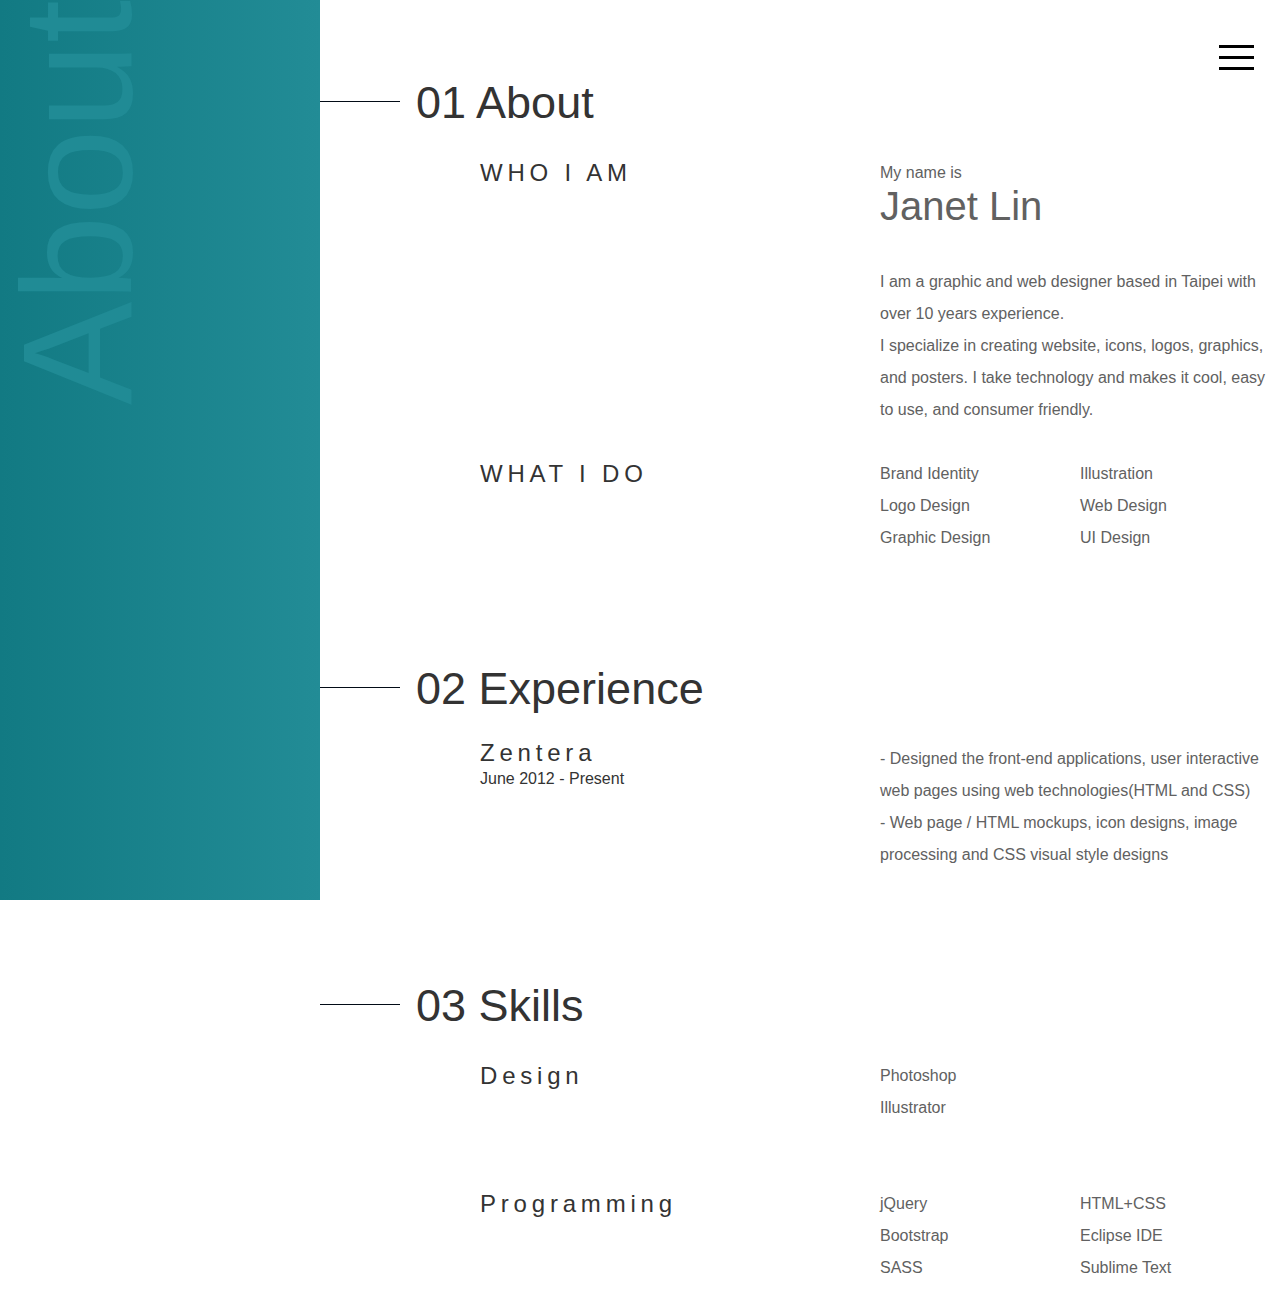
<file: about.html>
<!DOCTYPE html>
<html lang="en">

<head>
    <meta charset="utf-8">
    <meta http-equiv="X-UA-Compatible" content="IE=edge">
    <meta name="viewport" content="width=device-width, initial-scale=1">
    <meta name="description" content="">
    <meta name="author" content="">
    <title>test</title>
    <!-- Bootstrap Core CSS -->
    <link href="css/bootstrap.css" rel="stylesheet">
    <!-- Custom CSS -->
    <link href="css/stylish-portfolio.css" rel="stylesheet">
    <link href="css/common.css" rel="stylesheet">
    <!-- Custom Fonts -->
    <link href="css/font-awesome.min.css" rel="stylesheet" type="text/css">
    <link href="https://fonts.googleapis.com/css?family=Source+Sans+Pro:300,400,700,300italic,400italic,700italic" rel="stylesheet" type="text/css">
    <!-- jQuery -->
    <script src="js/jquery.js"></script>
    <!-- Bootstrap Core JavaScript -->
    <script src="js/bootstrap.min.js"></script>
    <!-- HTML5 Shim and Respond.js IE8 support of HTML5 elements and media queries -->
    <!-- WARNING: Respond.js doesn't work if you view the page via file:// -->
    <!--[if lt IE 9]>
        <script src="https://oss.maxcdn.com/libs/html5shiv/3.7.0/html5shiv.js"></script>
        <script src="https://oss.maxcdn.com/libs/respond.js/1.4.2/respond.min.js"></script>
    <![endif]-->
    <script>
    </script>
</head>

<body>
    <!-- Navigation -->
    <div class="buger-menu" id="toggle">
        <span class="top"></span>
        <span class="middle"></span>
        <span class="bottom"></span>
    </div>
    <div class="overlay" id="overlay">
        <nav class="overlay-menu">
            <ul>
                <li><a href="file:///D:/portfolio/janetlin/index.html">Home</a></li>
                <li><a href="#">About</a></li>
                <li><a href="#">Work</a></li>
                <li><a href="#">Contact</a></li>
            </ul>
        </nav>
    </div>
    <div class="about-side">
        <span class="rotate">About</span>
    </div>
    <div class="about-main-content">
        <div class="about-sections">
            <h2>01 About</h2>
            <div class="about-section">
                <div class="about-section-part">
                    <h3>WHO I AM</h3></div>
                <div class="about-section-part">
                    <div class="about-who-header">
                        <span>My name is</span>
                        <h1>Janet Lin</h1>
                    </div>
                    <p> I am a graphic and web designer based in Taipei with over 10 years experience.
                        <br> I specialize in creating website, icons, logos, graphics, and posters. I take technology and makes it cool, easy to use, and consumer friendly.</p>
                </div>
            </div>
            <div class="about-section">
                <div class="about-section-part">
                    <h3>WHAT I DO</h3></div>
                <div class="about-section-part">
                    <div class="about-what-header">
                        <span>Brand Identity</span><br>
                        <span>Logo Design</span><br>
                        <span>Graphic Design</span>
                    </div>
                    <div class="about-what-header">
                        <span>Illustration</span><br>
                        <span>Web Design</span><br>
                        <span>UI Design</span>
                    </div>
                </div>
            </div>
        </div>

        <div class="about-sections">
            <h2>02 Experience</h2>
           <div class="about-section">
                <div class="about-section-part">
                    <h3 class="company-title">Zentera</h3>
                    <span>June 2012 - Present</span>
                </div>
                <div class="about-section-part">
                    <div class="about-work-content">
                        <span>- Designed the front-end applications, user interactive web pages using web technologies(HTML and CSS)</span><br>
                        <span>- Web page / HTML mockups, icon designs, image processing and CSS visual style designs</span><br>
                    </div>
                </div>
            </div>
        </div>

        <div class="about-sections">
            <h2>03 Skills</h2>
           <div class="about-section">
                <div class="about-section-part">
                    <h3>Design</h3></div>
                <div class="about-section-part">
                    <div class="about-what-header">
                        <span>Photoshop</span><br>
                        <span>Illustrator</span><br>
                    </div>
                </div>
            </div>
            <div class="about-section">
                <div class="about-section-part">
                    <h3>Programming</h3></div>
                <div class="about-section-part">
                    <div class="about-what-header">
                        <span>jQuery</span><br>
                        <span>Bootstrap</span><br>
                        <span>SASS</span><br>
                    </div>
                    <div class="about-what-header">
                        <span>HTML+CSS</span><br>
                        <span>Eclipse IDE</span><br>
                        <span>Sublime Text</span>
                    </div>
                </div>
            </div>
        </div>

    </div>
    <!-- Custom Theme JavaScript -->
    <script>
    // Sidebar menu
    $('#toggle').click(function() {
        $(this).toggleClass('active');
        $('#overlay').toggleClass('open');
    });
    </script>
</body>

</html>
</file>
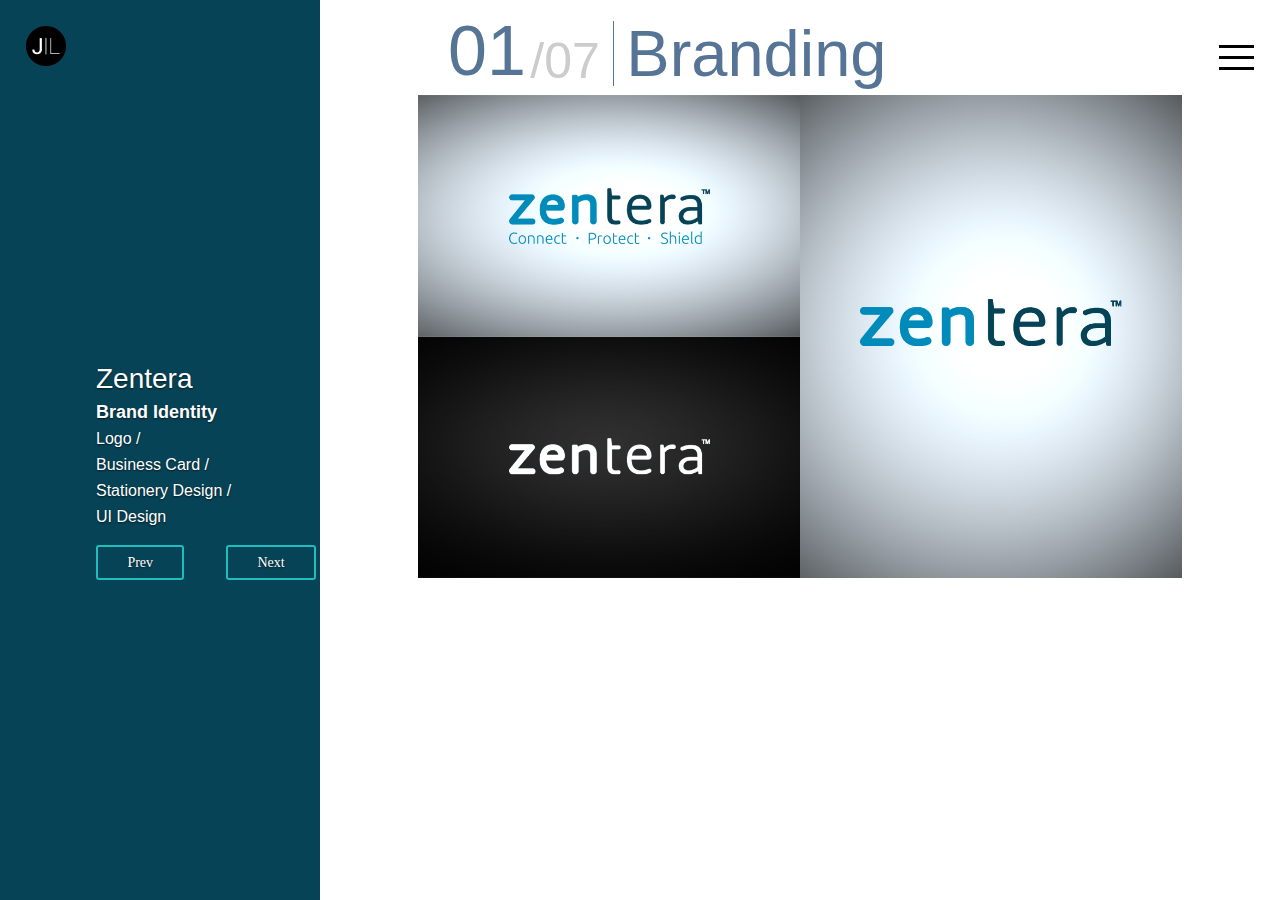
<file: zentera.html>
<!DOCTYPE html>
<html lang="en">

<head>
    <meta charset="utf-8">
    <meta http-equiv="X-UA-Compatible" content="IE=edge">
    <meta name="viewport" content="width=device-width, initial-scale=1">
    <meta name="description" content="">
    <meta name="author" content="">
    <title>Janet Lin</title>
    <!-- Bootstrap Core CSS -->
    <link href="css/bootstrap.css" rel="stylesheet">
    <!-- Custom CSS -->
    <link href="css/stylish-portfolio.css" rel="stylesheet">
    <link href="css/common.css" rel="stylesheet">
    <!-- Custom Fonts -->
    <link href="css/font-awesome.min.css" rel="stylesheet" type="text/css">
    <link href="https://fonts.googleapis.com/css?family=Source+Sans+Pro:300,400,700,300italic,400italic,700italic" rel="stylesheet" type="text/css">
    <!-- jQuery -->
    <script src="js/jquery.js"></script>
    <!-- Bootstrap Core JavaScript -->
    <script src="js/bootstrap.min.js"></script>
    <!-- HTML5 Shim and Respond.js IE8 support of HTML5 elements and media queries -->
    <!-- WARNING: Respond.js doesn't work if you view the page via file:// -->
    <!--[if lt IE 9]>
        <script src="https://oss.maxcdn.com/libs/html5shiv/3.7.0/html5shiv.js"></script>
        <script src="https://oss.maxcdn.com/libs/respond.js/1.4.2/respond.min.js"></script>
    <![endif]-->
    <script>
    $(document).ready(function() {
        $('.carousel').carousel({
            interval: false
        })
    });
    </script>
</head>

<body>
    <!-- Navigation -->
    <div class="buger-menu" id="toggle">
        <span class="top"></span>
        <span class="middle"></span>
        <span class="bottom"></span>
    </div>
    <div class="overlay" id="overlay">
        <nav class="overlay-menu">
            <ul>
                <li><a href="file:///D:/portfolio/janetlin/index.html">Home</a></li>
                <li><a href="#">About</a></li>
                <li><a href="#">Work</a></li>
                <li><a href="#">Contact</a></li>
            </ul>
        </nav>
    </div>
    <div id="myCarousel" class="carousel slide" data-ride="carousel">
        <!-- Indicators -->
        <ol class="carousel-indicators">
            <li data-target="#myCarousel" data-slide-to="0" class="active"></li>
            <li data-target="#myCarousel" data-slide-to="1"></li>
            <li data-target="#myCarousel" data-slide-to="2"></li>
        </ol>
        <!-- Wrapper for slides -->
        <div class="carousel-inner">
            <div class="item active">
                <p class="project-section">
                    <span class="page-num">01</span>
                    <span>/07</span>
                    <span class="work-ttl">Branding</span>
                </p>
                <img src="img/z-logo.png" alt="z-logo" width="550">
                <div class="carousel-caption"></div>
            </div>
            <div class="item">
                 <p class="project-section">
                    <span class="page-num">02</span>
                    <span>/07</span>
                    <span class="work-ttl">Business Card</span>
                </p>
                <img src="img/z-card.png" alt="z-card" width="650">
                <div class="carousel-caption"></div>
            </div>
            <div class="item">
                <p class="project-section">
                    <span class="page-num">03</span>
                    <span>/07</span>
                    <span class="work-ttl">Shirt Design</span>
                </p>
                <img src="img/z-shirt.png" alt="z-shirt" width="650">
                <div class="carousel-caption"></div>
            </div>
            <div class="item">
                <p class="project-section">
                    <span class="page-num">04</span>
                    <span>/07</span>
                    <span class="work-ttl">UI Design</span>
                </p>
                <img src="img/z-ui-01.png" alt="z-dashboard" width="650">
                <div class="carousel-caption"></div>
            </div>
            <div class="item">
                <p class="project-section">
                    <span class="page-num">05</span>
                    <span>/07</span>
                    <span class="work-ttl">UI Design</span>
                </p>
                <img src="img/z-ui-02.png" alt="z-dashboard" width="650">
                <div class="carousel-caption"></div>
            </div>
            <div class="item">
                <p class="project-section">
                    <span class="page-num">06</span>
                    <span>/07</span>
                    <span class="work-ttl">UI Design</span>
                </p>
                <img src="img/z-ui-03.png" alt="z-dashboard" width="650">
                <div class="carousel-caption"></div>
            </div>
            <div class="item">
                <p class="project-section">
                    <span class="page-num">07</span>
                    <span>/07</span>
                    <span class="work-ttl">UI Design</span>
                </p>
                <img src="img/z-ui-04.png" alt="z-dashboard" width="650">
                <div class="carousel-caption"></div>
            </div>
        </div>
        <!--nav-header(logo)-->
        <div id="logo"></div>
        <!-- Left and right controls -->
        <div class="work_slide">
            <a href="file:///D:/portfolio/janetlin/index.html">
                <div class="logo"></div>
            </a>
            <div class="nav-menu">
                <div>
                    <a class="left carousel-control " href="#myCarousel" data-slide="prev">
                            <span class="nex-pre-link">Prev</span>
                        </a>
                    <a class="right carousel-control " href="#myCarousel" data-slide="next">
                            <span class="nex-pre-link">Next</span>
                        </a>
                </div>
                <div class="carousel-caption">
                    <h2>Zentera</h2>
                    <h4>Brand Identity</h4>
                    <ul>
                        <li>Logo /</li>
                        <li>Business Card /</li>
                        <li>Stationery Design /</li>
                        <li>UI Design</li>
                    </ul>
                </div>
            </div>
        </div>
    </div>
    <!-- Custom Theme JavaScript -->
    <script>
    // Sidebar menu
    $('#toggle').click(function() {
        $(this).toggleClass('active');
        $('#overlay').toggleClass('open');
    });
    </script>
</body>

</html>
</file>
<file: css/common.css>
/*! Table of Content
==================================================
1. Global styles
     1.1 Button Styling 
     1.2 Logo Styling 

2. Navigation Section

3. Header Section
     3.1 Header Styling


4. Container Section
     4.1 Styling for the work section on the home page
     4.2 

5. Work Page Secion
     5.1 Carousel Styleing

6. About page section
     
*/html,body,div,span,applet,object,iframe,h1,h2,h3,h4,h5,h6,p,blockquote,pre,a,abbr,acronym,address,big,cite,code,del,dfn,em,img,ins,kbd,q,s,samp,small,strike,strong,sub,sup,tt,var,b,u,i,center,dl,dt,dd,ol,ul,li,fieldset,form,label,legend,table,caption,tbody,tfoot,thead,tr,th,td,article,aside,canvas,details,embed,figure,figcaption,footer,header,hgroup,menu,nav,output,ruby,section,summary,time,mark,audio,video{margin:0;padding:0;border:0;font-size:100%;font:inherit;vertical-align:baseline}article,aside,details,figcaption,figure,footer,header,hgroup,menu,nav,section{display:block}body{line-height:1}ol,ul{list-style:none}blockquote,q{quotes:none}blockquote:before,blockquote:after{content:'';content:none}q:before,q:after{content:'';content:none}table{border-collapse:collapse;border-spacing:0}/*!----------------------------------------------------
    1. Global Section
------------------------------------------------------*/html,body{width:100%;height:100%}body{font-family:"Roboto",sans-serif}*{box-sizing:border-box}/*! 1.1 Button Styleing */.btn_effect,.btn-primary:hover,.btn-primary:active,.btn-primary:focus{color:#fff;-webkit-box-shadow:#c8a755 0 0px 0px 40px inset;-moz-box-shadow:#c8a755 0 0px 0px 40px inset;box-shadow:#c8a755 0 0px 0px 40px inset;background-color:transparent;border:none}.btn-primary{border:1px solid #c8a755;color:#c8a755;-webkit-box-shadow:rgba(255,239,201,0.4) 0 0px 0px 2px inset;-moz-box-shadow:rgba(255,239,201,0.4) 0 0px 0px 2px inset;box-shadow:rgba(255,239,201,0.4) 0 0px 0px 2px inset;background-color:transparent;-moz-transition:all 200ms cubic-bezier(0.39, 0.5, 0.15, 1.36);-o-transition:all 200ms cubic-bezier(0.39, 0.5, 0.15, 1.36);-webkit-transition:all 200ms cubic-bezier(0.39, 0.5, 0.15, 1.36);transition:all 200ms cubic-bezier(0.39, 0.5, 0.15, 1.36);max-width:180px;text-decoration:none;border-radius:4px;padding:15px 30px}/*! 1.2 Logo Styleing */.logo{background:url("../img/logo.png");width:60px;height:60px;background-repeat:no-repeat;background-position:center center;background-color:transparent;margin:1em}/*!----------------------------------------------------
    2. Navigation Secion
------------------------------------------------------*/.buger-menu{position:fixed;top:5%;right:2%;height:27px;width:35px;cursor:pointer;z-index:20001;transition:opacity .25s ease}.buger-menu:hover{opacity:.7}.buger-menu.active .top{transform:translateY(11px) translateX(0) rotate(45deg);background:#FFF}.buger-menu.active .middle{opacity:0;background:#FFF}.buger-menu.active .bottom{transform:translateY(-11px) translateX(0) rotate(-45deg);background:#FFF}.buger-menu span{background:#000;border:none;height:3px;width:100%;position:absolute;top:0;left:0;transition:all .35s ease;cursor:pointer}.buger-menu span:nth-of-type(2){top:11px}.buger-menu span:nth-of-type(3){top:22px}.overlay{position:fixed;background:#020e2a;top:0;left:0;width:100%;height:0%;opacity:0;visibility:hidden;transition:opacity .35s, visibility .35s, height .35s;overflow:hidden;z-index:20000}.overlay.open{opacity:.9;visibility:visible;height:100%}.overlay.open li{animation:fadeInRight .5s ease forwards;animation-delay:.35s}.overlay.open li:nth-of-type(2){animation-delay:.4s}.overlay.open li:nth-of-type(3){animation-delay:.45s}.overlay.open li:nth-of-type(4){animation-delay:.50s}.overlay nav{position:relative;height:70%;top:50%;transform:translateY(-50%);font-size:50px;font-weight:400;text-align:center}.overlay ul{list-style:none;padding:0;margin:0 auto;display:inline-block;position:relative;height:100%}.overlay ul li{display:block;height:25%;height:calc(100% / 4);min-height:50px;position:relative;opacity:0}.overlay ul li a{display:block;position:relative;color:#C59D5F;text-decoration:none;overflow:hidden}.overlay ul li a:hover:after,.overlay ul li a:focus:after,.overlay ul li a:active:after{width:100%}.overlay ul li a:after{content:'';position:absolute;bottom:0;left:50%;width:0%;transform:translateX(-50%);height:3px;background:#C59D5F;transition:.35s}@keyframes fadeInRight{0%{opacity:0;left:20%}100%{opacity:1;left:0}}/*!----------------------------------------------------
    3. Header Section
------------------------------------------------------*//*! 3.1 Header Styling*/.header{display:table;position:relative;border:15px solid #fff;background:url("../img/work.png");width:100%;height:100%;background-repeat:no-repeat;background-position:center center;background-color:#fff;-webkit-background-size:cover;-moz-background-size:cover;background-size:cover;-o-background-size:cover}.header .text-vertical-center{text-align:left;position:absolute;left:100px;top:34%}.header .text-vertical-center h1{margin:0;padding:0;font-size:4.5em;color:#c8a755;font-family:"Roboto",sans-serif}.header .text-vertical-center h2{color:#4f4063;margin:7px 0 0 0;font-size:3em}.p-0{background:#ecf8fb;border:15px solid #fff}.p-0 .container{max-width:100% !important}.p-0 .container h2{font-size:50px;text-align:center;color:#0e2e57;padding:1rem 5px}.p-0 .container hr{border:6px solid #c8a755}/*!----------------------------------------------------
    4. Container Section
------------------------------------------------------*//*! 4.1 Styling for the work section on the home page*/figure.portfolio-box{color:#fff;position:relative;float:left;overflow:hidden;min-width:220px;max-width:100%;width:100%;text-align:left}figure.portfolio-box *{-moz-box-sizing:border-box;-webkit-box-sizing:border-box;box-sizing:border-box;-moz-transition:all 0.4s;-o-transition:all 0.4s;-webkit-transition:all 0.4s;transition:all 0.4s}figure.portfolio-box:hover figcaption i,figure.portfolio-box:hover figcaption p,figure.portfolio-box:hover figcaption h3{-moz-transform:translateX(0%);-o-transform:translateX(0%);-ms-transform:translateX(0%);-webkit-transform:translateX(0%);transform:translateX(0%);-webkit-transition-delay:.3s;transition-delay:.3s;opacity:1}figure.portfolio-box:hover figcaption:before{background:rgba(255,255,255,0.8);top:40px;opacity:1;-webkit-transition-delay:0s;transition-delay:0s}figure.portfolio-box:hover img{opacity:0.35}figure.portfolio-box a{left:0;right:0;top:0;bottom:0;position:absolute;color:#ffffff}figure.portfolio-box i,figure.portfolio-box p{margin:0;opacity:0}figure.portfolio-box i{background:#000000;position:absolute;font-size:28px;display:block;width:50px;height:50px;line-height:50px;text-align:center;top:40px;right:0px;-moz-transform:translateX(50%);-o-transform:translateX(50%);-ms-transform:translateX(50%);-webkit-transform:translateX(50%);transform:translateX(50%);-webkit-transition-delay:0s;transition-delay:0s}figure.portfolio-box p{width:100%;padding:40px 30px 30px 10px;-moz-transform:translateX(-50%);-o-transform:translateX(-50%);-ms-transform:translateX(-50%);-webkit-transform:translateX(-50%);transform:translateX(-50%);-webkit-transition-delay:0s;transition-delay:0s}figure.portfolio-box p span{display:block;font-size:30px;margin:1ex 0}figure.portfolio-box img{opacity:1;width:100%}figure.portfolio-box figcaption{position:absolute;bottom:0;left:0;width:100%;height:100%}figure.portfolio-box figcaption div{height:100%;overflow:hidden;position:relative;float:left}figure.portfolio-box figcaption div:nth-of-type(1){width:28%}figure.portfolio-box figcaption div:nth-of-type(2){width:72%;font-size:50px}figure.portfolio-box figcaption:before{position:absolute;top:100%;bottom:0%;left:28%;width:2px;content:'';opacity:0;background-color:rgba(255,255,255,0);-moz-transition:all 0.4s;-o-transition:all 0.4s;-webkit-transition:all 0.4s;transition:all 0.4s;-webkit-transition-delay:.2s;transition-delay:.2s}figure.portfolio-box.blue{background:#05385d}figure.portfolio-box.blue i{background:#008bba;border-radius:5px 0 0 5px}/*!----------------------------------------------------
    5. Work Page Secion
------------------------------------------------------*//*! 5.1 Carousel Styleing */@-webkit-keyframes move{from{margin-left:100%;width:300%}to{margin-left:8em;width:100%}}@-moz-keyframes move{from{margin-left:100%;width:300%}to{margin-left:8em;width:100%}}@-ms-keyframes move{from{margin-left:100%;width:300%}to{margin-left:8em;width:100%}}@keyframes move{from{margin-left:100%;width:300%}to{margin-left:8em;width:100%}}.carousel-inner{height:100%;width:75%;float:right}.carousel-inner .project-section{margin:1em 0 5px 8em;position:fixed;-o-animation:move 1s;-moz-animation:move 1s;-webkit-animation:move 1s;animation:move 1s;font-weight:100}.carousel-inner .project-section .page-num{font-size:70px;color:#567496}.carousel-inner .project-section span{font-size:50px;vertical-align:bottom;color:#ccc}.carousel-inner .project-section .work-ttl{color:#567496;font-size:65px;padding:0px 12px;border-left:1px solid #567496;margin-left:9px;display:inline-block}.carousel-inner img{width:90%;padding:95px 50px;margin:0 auto}.carousel{height:100%}.carousel .carousel-indicators li{display:none}.work_slide{height:100%;width:25%;position:fixed;background:#074356}.work_slide .nav-menu{margin:0 2em 0 0;padding:0;list-style:none;position:absolute;width:100%;max-width:220px;top:40%;left:30%;float:right}.work_slide .nav-menu .carousel-control{width:auto;opacity:1;top:auto}.work_slide .nav-menu .carousel-control .nex-pre-link{border:2px solid #20bdbd;border-radius:3px;font-family:Roboto;font-size:14px;padding:8px 2.1em}.work_slide .nav-menu .carousel-control .nex-pre-link:after{-moz-transform:rotate(-45deg);-o-transform:rotate(-45deg);-ms-transform:rotate(-45deg);-webkit-transform:rotate(-45deg);transform:rotate(-45deg)}.work_slide .nav-menu .carousel-control .nex-pre-link:hover{background:#20bdbd}.work_slide .nav-menu .left,.work_slide .nav-menu .right{background:transparent}.work_slide .nav-menu .carousel-caption{left:0%;text-align:left;font-weight:100;padding-bottom:20px;position:relative}.work_slide .nav-menu .carousel-caption h2{font-size:28px;font-weight:normal;margin:5px 0}.work_slide .nav-menu .carousel-caption h4{font-size:18px;font-weight:bold;padding:5px 0}.work_slide .nav-menu .carousel-caption li{padding:5px 0}.work_slide a{background:none}/*!----------------------------------------------------
    6. About page section
------------------------------------------------------*/@media (max-width: 960px){.rotate{display:none}}.about-side{height:100%;width:25%;position:fixed;float:left;text-align:center;white-space:nowrap;vertical-align:middle;background:#127a83 0%;background:-moz-linear-gradient(left, #127a83 0%, #228c96 100%);background:-webkit-linear-gradient(left, #127a83 0%, #228c96 100%);background:-o-linear-gradient(left, #127a83 0%, #228c96 100%);background:-ms-linear-gradient(left, #127a83 0%, #228c96 100%);background:linear-gradient(left, #127a83 0%, #228c96 100%);filter:progid:DXImageTransform.Microsoft.gradient( startColorstr='#ffffff', endColorstr='#000000',GradientType=0 )}.about-side .rotate{-moz-transform:rotate(270deg);-o-transform:rotate(270deg);-ms-transform:rotate(270deg);-webkit-transform:rotate(270deg);transform:rotate(270deg);top:0;right:100%;transform-origin:right top;position:absolute;font-size:155px;color:#208b95}.about-main-content{width:75%;height:100%;float:right}.about-main-content .about-sections{margin:5rem 0 0 5rem}.about-main-content .about-sections h2{font-size:45px;padding-left:1rem}.about-main-content .about-sections h2::before{content:"";width:5rem;height:1px;background:#020b16;position:absolute;margin:1.3rem 0 0 -6rem}.about-main-content .about-sections .about-section{display:flex;max-width:950px;padding-left:5rem}.about-main-content .about-sections .about-section .about-section-part{width:50%}.about-main-content .about-sections .about-section .about-section-part h3{line-height:4;letter-spacing:0.3rem;font-size:1.5rem}.about-main-content .about-sections .about-section .about-section-part p{line-height:2;font-size:1rem;color:#616161}.about-main-content .about-sections .about-section .about-section-part .about-who-header{margin:2.5rem 0;color:#616161}.about-main-content .about-sections .about-section .about-section-part .about-who-header h1{font-size:40px;margin:5px 0 2rem 0}.about-main-content .about-sections .about-section .about-section-part .about-what-header{position:relative;margin:2rem 0;float:left;width:50%;line-height:2;color:#616161}.about-main-content .about-sections .about-section .about-section-part .company-title{line-height:1.5;margin:1.5rem 0 0 0}.about-main-content .about-sections .about-section .about-section-part .about-work-content{margin:2rem 0;line-height:2;color:#616161}
/*# sourceMappingURL=common.css.map */
</file>
<file: css/stylish-portfolio.css>
/*!
 * Start Bootstrap - Stylish Portfolio (http://startbootstrap.com/)
 * Copyright 2013-2016 Start Bootstrap
 * Licensed under MIT (https://github.com/BlackrockDigital/startbootstrap/blob/gh-pages/LICENSE)
 */


/* Global Styles */


/* Custom Button Styles */


/* Custom Horizontal Rule */

hr.small {
    max-width: 100px;
}



/* Header */


/* About */

.about {
    padding: 50px 0;
}


/* Services */

.services {
    padding: 50px 0;
}

.service-item {
    margin-bottom: 30px;
}


/* Callout */

.callout {
    display: table;
    width: 100%;
    height: 400px;
    color: #fff;
    background: url(../img/callout.jpg) no-repeat center center scroll;
    -webkit-background-size: cover;
    -moz-background-size: cover;
    background-size: cover;
    -o-background-size: cover;
}


/* Portfolio */

.portfolio {
    padding: 50px 0;
}

.portfolio-item {
    margin-bottom: 30px;
}

.img-portfolio {
    margin: 0 auto;
}

.img-portfolio:hover {
    opacity: 0.8;
}


/* Call to Action */

.call-to-action {
    padding: 50px 0;
}

.call-to-action .btn {
    margin: 10px;
}


/* Map */

.map {
    height: 500px;
}

@media(max-width:768px) {
    .map {
        height: 75%;
    }
}

.map iframe {
    pointer-events: none;
}


/* Footer */

footer {
    padding: 100px 0;
}

#to-top {
    display: none;
    position: fixed;
    bottom: 5px;
    right: 5px;
}
</file>
